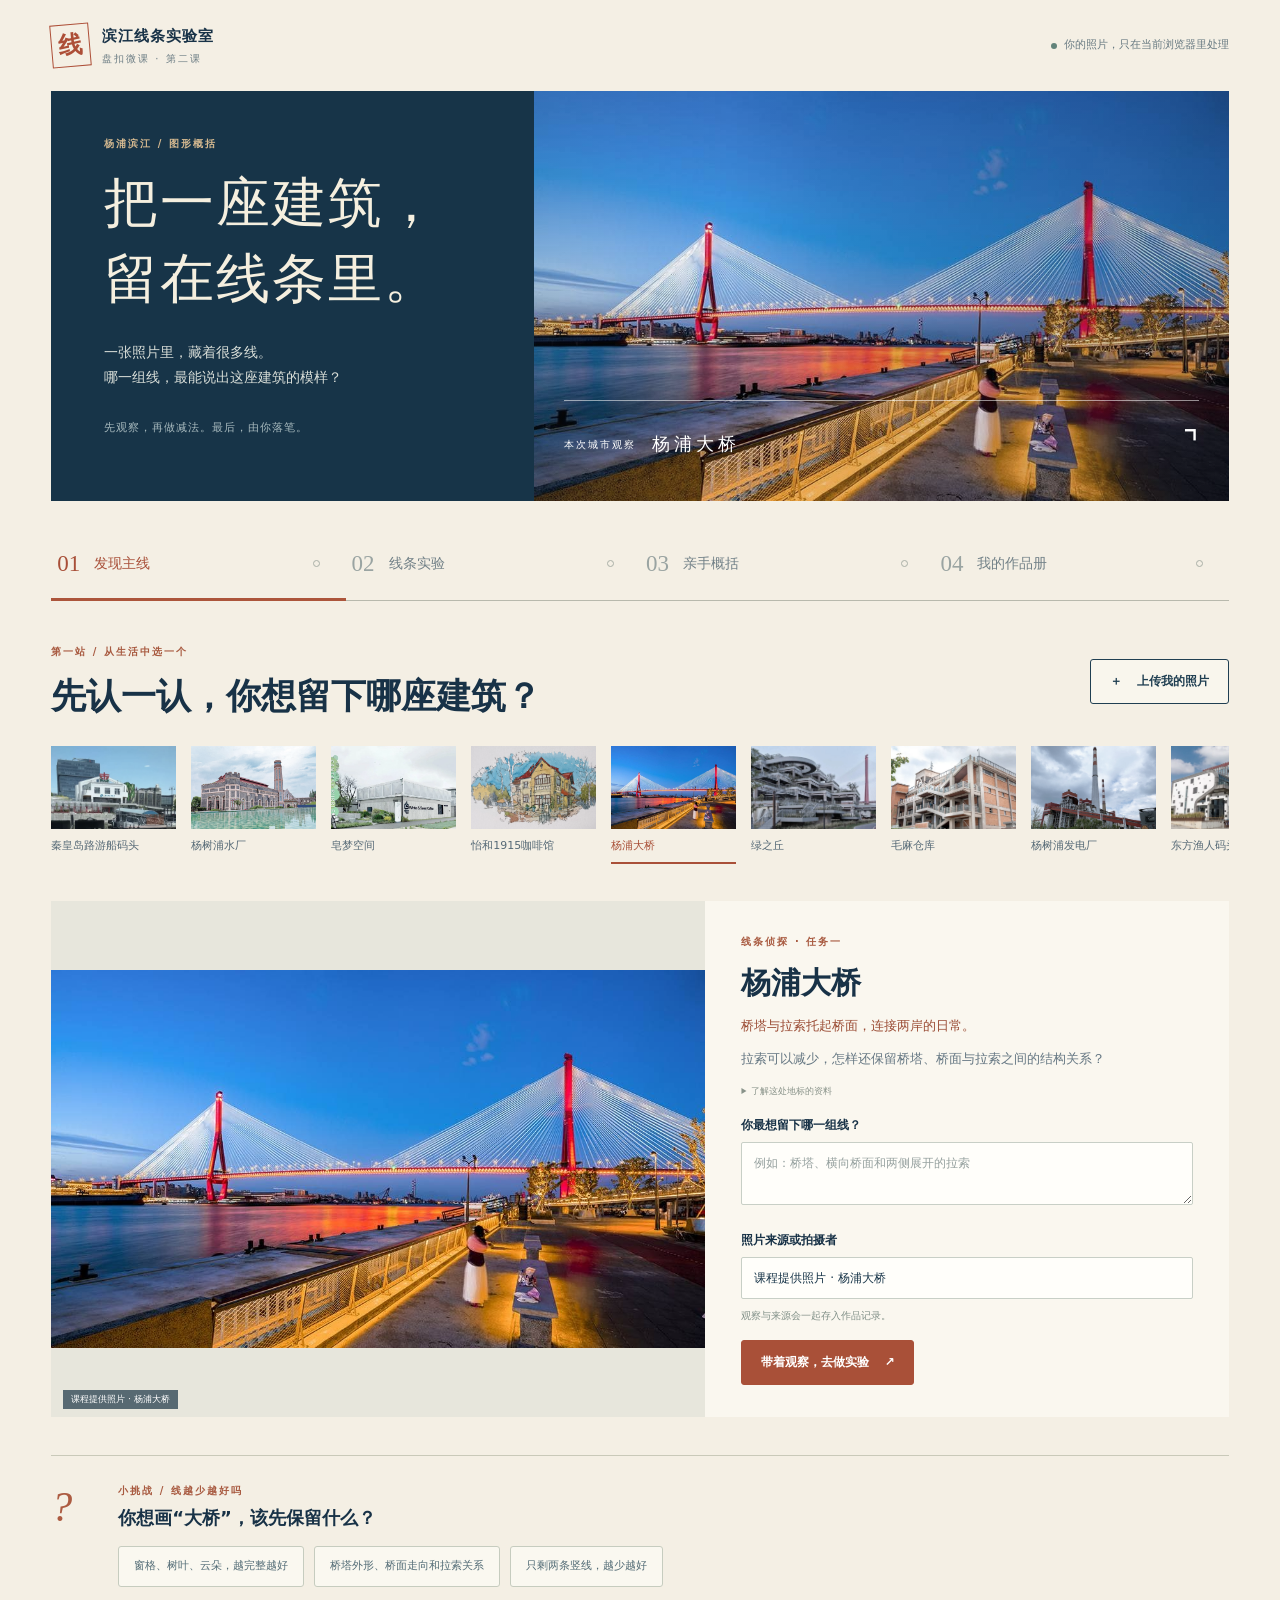
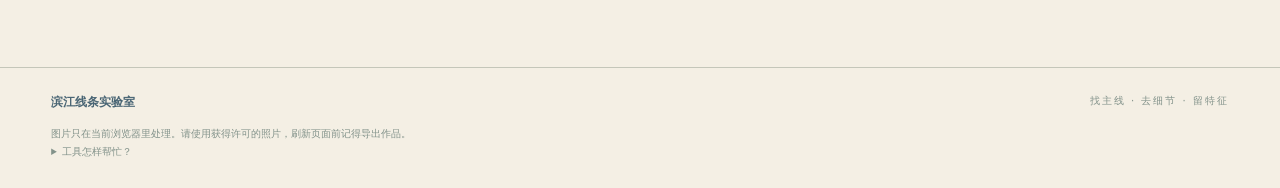
<file: index.html>
<!doctype html>
<html lang="zh-CN">
<head>
  <meta charset="UTF-8"><meta name="viewport" content="width=device-width, initial-scale=1">
  <meta name="theme-color" content="#132d43"><meta name="description" content="从杨浦滨江照片出发，在找主线、去细节、留特征的互动实验中，画出自己的建筑概括稿。照片在浏览器内处理。">
  <title>滨江线条实验室 · 盘扣微课第二课</title>
  <link rel="stylesheet" href="styles.css">
</head>
<body>
<a class="skip" href="#main">跳到学习内容</a>
<header class="masthead"><a class="brand" href="#" aria-label="滨江线条实验室首页"><span class="brand-mark" aria-hidden="true">线</span><span>滨江线条实验室<small>盘扣微课 · 第二课</small></span></a><div class="masthead-note"><span class="privacy-dot"></span>你的照片，只在当前浏览器里处理</div></header>
<main id="main">
<section class="opening" aria-labelledby="page-title"><div class="opening-copy"><p class="eyebrow">杨浦滨江 / 图形概括</p><h1 id="page-title">把一座建筑，<br>留在线条里。</h1><p class="lead">一张照片里，藏着很多线。<br>哪一组线，最能说出这座建筑的模样？</p><p class="opening-foot">先观察，再做减法。最后，由你落笔。</p></div><div class="opening-art"><img id="heroImage" src="assets/yangpu-bridge.jpg" alt="杨浦大桥的桥塔、桥面与向两侧展开的拉索"><div class="photo-caption"><span>本次城市观察</span><strong id="heroLandmark">杨浦大桥</strong><span class="frame-corner" aria-hidden="true">⌝</span></div></div></section>
<nav class="journey" aria-label="学习步骤"><button class="step is-active" data-view="observe" aria-current="step"><span>01</span>发现主线<i id="doneObserve" aria-label="尚未完成"></i></button><button class="step" data-view="experiment"><span>02</span>线条实验<i id="doneExperiment" aria-label="尚未完成"></i></button><button class="step" data-view="sketch"><span>03</span>亲手概括<i id="doneSketch" aria-label="尚未完成"></i></button><button class="step" data-view="record"><span>04</span>我的作品册<i id="doneRecord" aria-label="尚未完成"></i></button></nav>
<section class="view" id="view-observe" aria-labelledby="observeTitle">
 <div class="section-intro"><div><p class="eyebrow">第一站 / 从生活中选一个</p><h2 id="observeTitle">先认一认，你想留下哪座建筑？</h2></div><button class="button secondary upload-trigger"><span aria-hidden="true">＋</span> 上传我的照片</button></div>
 <div class="landmark-strip" id="landmarkList" aria-label="选择杨浦滨江地标"></div>
 <div class="observation-spread"><div class="observation-image"><img id="observeImage" src="assets/yangpu-bridge.jpg" alt="当前选择的建筑照片"><span class="image-credit" id="imageCredit"></span></div><div class="observation-notes"><p class="eyebrow">线条侦探 · 任务一</p><h3 id="observationName">杨浦大桥</h3><p id="cityIntro" class="city-intro">桥塔与拉索托起桥面，连接两岸的日常。</p><p id="observationHint">先找桥塔的位置，再看桥面如何延伸，最后顺着拉索的方向看一看。</p><details class="place-sources"><summary>了解这处地标的资料</summary><div id="placeSources"></div></details><label for="mainFeature">你最想留下哪一组线？</label><textarea id="mainFeature" rows="2" placeholder="例如：桥塔、横向桥面和两侧展开的拉索"></textarea><label for="photoCredit">照片来源或拍摄者</label><input id="photoCredit" maxlength="140" placeholder="记录照片来源，使用自己拍摄的照片也可以"><p class="small">观察与来源会一起存入作品记录。</p><button class="button primary" id="startExperiment">带着观察，去做实验 <span aria-hidden="true">↗</span></button></div></div>
 <div class="challenge" id="challengeObserve"><div class="challenge-number" aria-hidden="true">?</div><div class="challenge-content"><p class="eyebrow">小挑战 / 线越少越好吗</p><h3>你想画“大桥”，该先保留什么？</h3><div class="answer-options"><button data-quiz="observe" data-answer="0">窗格、树叶、云朵，越完整越好</button><button data-quiz="observe" data-answer="1">桥塔外形、桥面走向和拉索关系</button><button data-quiz="observe" data-answer="2">只剩两条竖线，越少越好</button></div><p class="quiz-feedback" id="feedbackObserve" aria-live="polite"></p></div></div>
</section>
<section class="view" id="view-experiment" hidden aria-labelledby="experimentTitle">
 <div class="section-intro"><div><p class="eyebrow">第二站 / 工具提线 你来判断</p><h2 id="experimentTitle">一次只改一项，看看线条怎么变</h2><p>这是本地边缘检测实验。它能找边界，哪些值得留下，由你决定。</p></div><button class="text-button" id="changeSubject">换一张照片</button></div>
 <div class="studio-spread"><div class="studio-photo"><div class="canvas-heading"><strong>原照片</strong><span id="sourceMeta">等待载入</span></div><img id="sourceImage" alt="用于核对建筑的原照片"><p class="small">对照原图，记住轮廓、比例和结构关系。</p></div><div class="studio-result"><div class="canvas-heading"><strong id="resultHeading">提取后的底稿</strong><span id="resultMeta">点击生成开始</span></div><div class="result-stage"><canvas id="resultCanvas" aria-label="当前生成的线稿结果"></canvas><div id="resultEmpty"><span aria-hidden="true">⌁</span><p>让照片里的线条浮现出来</p><button class="button primary" id="generateFirst">生成线稿</button></div><span id="processing" hidden>正在提取线条…</span></div><div class="version-tabs" id="versionTabs" hidden><button id="showA" aria-pressed="true">A 底稿</button><button id="showB" aria-pressed="false">B 只改一项</button><span id="differenceLabel"></span></div></div></div>
 <div class="experiment-controls"><div class="parameter"><label for="threshold">线条阈值 <output id="thresholdVal">42</output></label><input id="threshold" type="range" min="12" max="110" value="42"><p>调高时，较弱的边缘可能减少。</p></div><div class="parameter"><label for="smooth">平滑程度 <output id="smoothVal">1</output></label><input id="smooth" type="range" min="0" max="3" value="1"><p>先减弱细小纹理，再寻找边缘。</p></div><div class="parameter"><label for="thickness">线条加粗 <output id="thicknessVal">0</output></label><input id="thickness" type="range" min="0" max="2" value="0"><p>只改变已有线的宽度，不识别主次。</p></div><div class="parameter-action"><button class="button primary" id="generateB" disabled>只改这一项，生成 B</button><button class="text-button" id="restoreA" disabled>回到 A 的参数</button></div></div>
 <p class="live-status" id="experimentStatus" role="status">先生成 A，再尝试改变一个参数。</p>
 <div class="experiment-bottom"><button class="text-button" id="setBaseline" disabled>把当前版本设为新的 A</button><div><button class="button secondary" id="downloadEdge" disabled>下载这版线稿</button><button class="button primary" id="toSketch" disabled>选这版，亲手概括 <span aria-hidden="true">↗</span></button></div></div>
 <div class="challenge"><div class="challenge-number" aria-hidden="true">?</div><div class="challenge-content"><p class="eyebrow">小挑战 / 做一轮能说明白的实验</p><h3>A 与 B 差别很大，怎样知道原因？</h3><div class="answer-options"><button data-quiz="experiment" data-answer="0">同时调三个数，看起来更快</button><button data-quiz="experiment" data-answer="1">固定其他设置，一次只改一项</button></div><p class="quiz-feedback" id="feedbackExperiment" aria-live="polite"></p></div></div>
</section>
<section class="view" id="view-sketch" hidden aria-labelledby="sketchTitle">
 <div class="section-intro"><div><p class="eyebrow">第三站 / 让取舍留下痕迹</p><h2 id="sketchTitle">工具给底稿，你来画主线</h2><p>保留建筑的主要轮廓，减少干扰和重复，再对照照片检查。</p></div><button class="text-button" id="backToExperiment">返回线条实验</button></div>
 <div id="sketchLocked" class="empty-workspace"><strong>先带一张底稿过来</strong><p>到线条实验生成结果，再点击“选这版，亲手概括”。</p><button class="button primary" data-go="experiment">去做线条实验</button></div>
 <div id="sketchWorkspace" hidden>
 <div class="sketch-toolbar" aria-label="绘画工具"><div class="segmented"><button id="penTool" aria-pressed="true">画笔 <kbd>P</kbd></button><button id="eraseTool" aria-pressed="false">橡皮 <kbd>E</kbd></button></div><label for="brushSize">笔触 <input id="brushSize" type="range" min="2" max="28" value="4"><output id="brushSizeVal">4</output></label><button class="text-button" id="undo">撤销</button><button class="text-button" id="clearDrawing">清空笔迹</button><label class="guide-toggle"><input type="checkbox" id="showGuide" checked> 显示淡底稿</label></div>
 <div class="sketch-stage"><canvas id="sketchCanvas" aria-label="手绘概括画布，可使用鼠标、触摸笔或手指画图"></canvas><img id="sketchReference" alt="原建筑照片参考"><button class="photo-peek" id="peekPhoto" aria-pressed="false">按一下，对照原照片</button></div>
 <div class="sketch-foot"><p id="sketchStatus" role="status">用画笔留下自己的线，橡皮只擦除自己的笔迹。</p><div><button class="button secondary" id="downloadSketch">下载手绘概括 PNG</button><button class="button primary" id="finishSketch">带着概括稿，去写说明 <span aria-hidden="true">↗</span></button></div></div>
 <div class="method-line"><span><b>找主线</b>整体轮廓和主要结构</span><span><b>去细节</b>干扰与重复线条</span><span><b>留特征</b>比例、方向和相互关系</span></div>
 </div>
 <div class="challenge"><div class="challenge-number" aria-hidden="true">?</div><div class="challenge-content"><p class="eyebrow">小挑战 / 有些细线不能随便删</p><h3>拉索那么细，可以全部删掉吗？</h3><div class="answer-options"><button data-quiz="sketch" data-answer="0">可以，细线都是细节</button><button data-quiz="sketch" data-answer="1">可减少重复，但要保留方向与分布</button></div><p class="quiz-feedback" id="feedbackSketch" aria-live="polite"></p></div></div>
</section>
<section class="view" id="view-record" hidden aria-labelledby="recordTitle">
 <div class="section-intro"><div><p class="eyebrow">第四站 / 我眼中的人民城市</p><h2 id="recordTitle">一幅概括稿，一句自己的话</h2><p>把你的选择保存下来。第四课，让建筑与玉兰在海报里相遇。</p></div></div>
 <div class="record-spread"><div class="record-preview"><canvas id="recordCanvas" aria-label="手绘概括稿预览"></canvas><p id="recordEmpty">完成手绘后，你的线条会出现在这里。</p></div><div class="record-writing"><label for="workTitle">作品名称</label><input id="workTitle" maxlength="32" placeholder="例如：连接两岸的杨浦大桥"><label for="keptLines">我留下了什么，为什么？</label><textarea id="keptLines" rows="2" maxlength="160" placeholder="留下桥塔外形和拉索的分布，让桥的样子清楚。"></textarea><label for="removedLines">我删去了什么？</label><textarea id="removedLines" rows="2" maxlength="160" placeholder="删去树木、行人，减少重复拉索，让主线更舒展。"></textarea><label for="cityStory">它让我想到怎样的城市生活？</label><textarea id="cityStory" rows="2" maxlength="160" placeholder="例如：人们往来两岸的日常。"></textarea><div class="record-checks"><label><input type="checkbox" id="checkIdentity"> 我对照照片检查了轮廓与比例</label><label><input type="checkbox" id="checkSpace"> 我的线条之间留出了合适的空隙</label></div><button class="button primary" id="downloadRecord">保存我的观察记录 PNG <span aria-hidden="true">↓</span></button><p id="recordStatus" class="small" role="status">记录包含原照片、提取底稿、手绘稿、参数与取舍说明。</p></div></div>
</section>
<input type="file" id="photoUpload" accept="image/jpeg,image/png,image/webp" hidden>
<div class="toast" id="toast" role="status" hidden></div>
</main>
<footer><div><strong>滨江线条实验室</strong><span>找主线 · 去细节 · 留特征</span></div><p>图片只在当前浏览器里处理。请使用获得许可的照片，刷新页面前记得导出作品。</p><details><summary>工具怎样帮忙？</summary><p>本页使用本地 Canny 风格边缘检测提取线条，不运行 ControlNet 或云端 AI，也不自动识别建筑。工具提取边缘，你来决定怎样概括。</p><p>支持 JPG、PNG、WEBP，单张不超过 15 MB；处理最长边 1200 像素。课程参考图的地标名称沿用原课件，其中怡和1915使用插画参考。所有上传图片、生成线稿和笔迹均只保留在当前页面内。</p></details></footer>
<script type="module" src="app.js"></script>
</body></html>
</file>
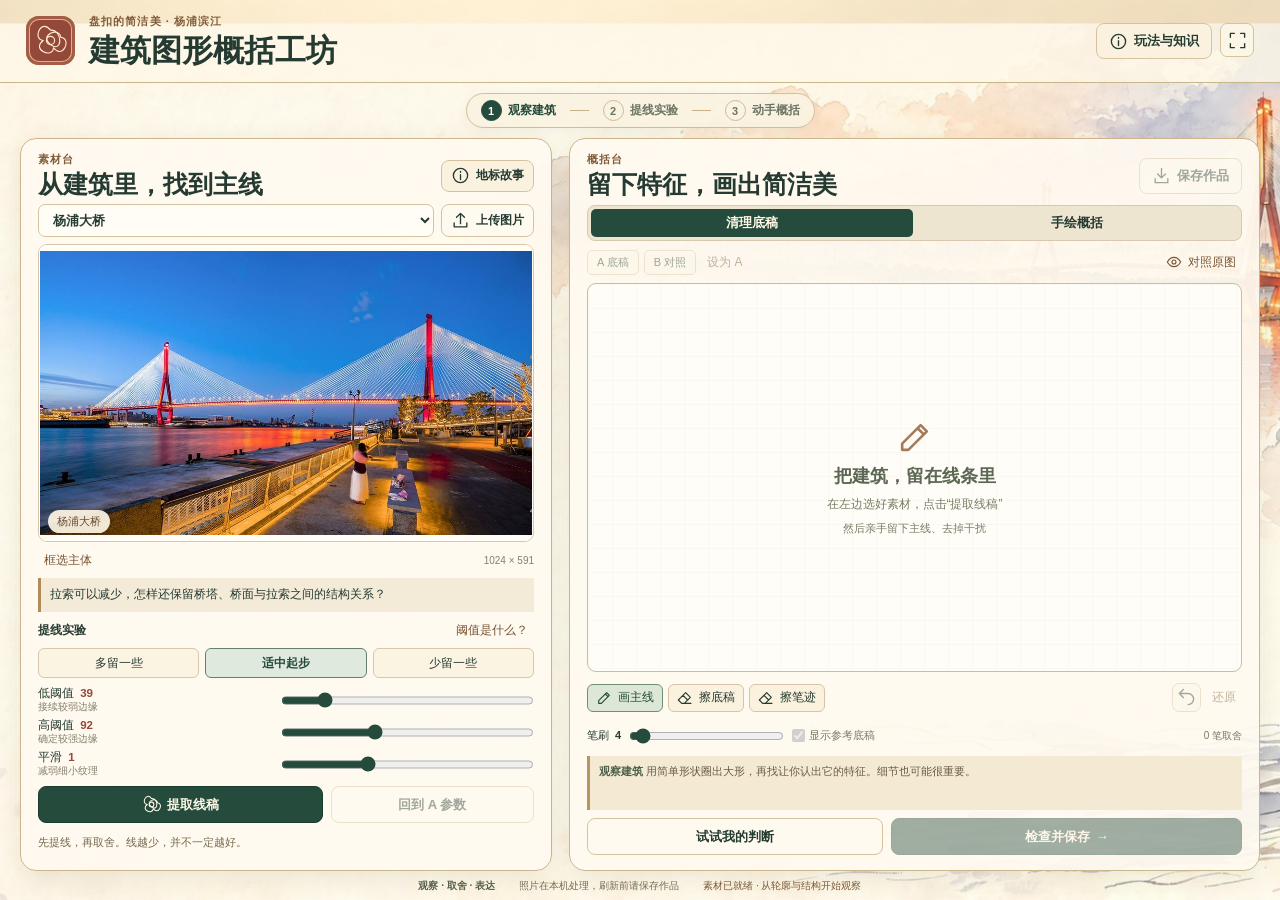
<file: workshop/index.html>
<!doctype html>
<html lang="zh-CN">
<head><meta charset="UTF-8"><meta name="viewport" content="width=device-width,initial-scale=1,viewport-fit=cover"><meta name="theme-color" content="#fffaf0"><meta name="description" content="从杨浦滨江建筑出发，观察轮廓、比较提线、亲手取舍，创作简洁而有特点的建筑图形。"><title>建筑图形概括工坊</title><link rel="stylesheet" href="styles.css"></head>
<body>
<svg class="symbols" aria-hidden="true"><defs>
<symbol id="i-flower" viewBox="0 0 32 32"><path d="M16 6c-9-12-18 9-7 10-12 9 9 18 10 7 9 12 18-9 7-10C25 2 4 11 16 20c12 9 12-15 0-14Z"/><circle cx="16" cy="16" r="4"/></symbol>
<symbol id="i-upload" viewBox="0 0 24 24"><path d="M12 16V3m-5 5 5-5 5 5M4 15v5h16v-5"/></symbol>
<symbol id="i-crop" viewBox="0 0 24 24"><path d="M7 3v14h14M3 7h14v14M19 5l-2 2M5 19l2-2"/></symbol>
<symbol id="i-pen" viewBox="0 0 24 24"><path d="m4 16 12-12 4 4L8 20H4Zm10-10 4 4"/></symbol>
<symbol id="i-eraser" viewBox="0 0 24 24"><path d="m4 13 9-9 7 7-9 9H7l-5-5Zm5-5 7 7m-5 5h10"/></symbol>
<symbol id="i-undo" viewBox="0 0 24 24"><path d="M8 5 3 10l5 5m-5-5h11a7 7 0 0 1 0 14" transform="translate(0 -3)"/></symbol>
<symbol id="i-eye" viewBox="0 0 24 24"><path d="M2 12s4-7 10-7 10 7 10 7-4 7-10 7S2 12 2 12Z"/><circle cx="12" cy="12" r="3"/></symbol>
<symbol id="i-save" viewBox="0 0 24 24"><path d="M12 3v12m-5-5 5 5 5-5M4 16v5h16v-5"/></symbol>
<symbol id="i-info" viewBox="0 0 24 24"><circle cx="12" cy="12" r="9"/><path d="M12 11v6m0-10v1"/></symbol>
<symbol id="i-full" viewBox="0 0 24 24"><path d="M8 3H3v5m13-5h5v5M3 16v5h5m13-5v5h-5"/></symbol>
<symbol id="i-reset" viewBox="0 0 24 24"><path d="M4 9a8 8 0 1 1 1 10M4 3v6h6"/></symbol>
<symbol id="i-check" viewBox="0 0 24 24"><path d="m4 12 5 5L20 6"/></symbol>
<symbol id="i-close" viewBox="0 0 24 24"><path d="m5 5 14 14M5 19 19 5"/></symbol>
</defs></svg>
<header class="mast"><div class="brand"><span class="seal"><svg><use href="#i-flower"/></svg></span><div><p class="kicker">盘扣的简洁美 · 杨浦滨江</p><h1>建筑图形概括工坊</h1></div></div><div class="mast-actions"><button class="quiet" id="help"><svg><use href="#i-info"/></svg><span>玩法与知识</span></button><button class="icon-button" id="fullscreen" aria-label="全屏工坊" title="全屏工坊"><svg><use href="#i-full"/></svg></button></div></header>
<main>
<nav class="journey" aria-label="创作步骤"><button data-step="1" class="current"><b>1</b>观察建筑</button><i></i><button data-step="2"><b>2</b>提线实验</button><i></i><button data-step="3"><b>3</b>动手概括</button></nav>
<div class="mobile-switch" aria-label="切换工作台"><button data-pane="source" aria-pressed="true">素材与实验</button><button data-pane="drawing" aria-pressed="false">我的概括画板</button></div>
<div class="desk" data-pane="source">
<section class="paper source-panel" aria-labelledby="sourceTitle">
 <div class="section-head"><div><p class="eyebrow">素材台</p><h2 id="sourceTitle">从建筑里，找到主线</h2></div><button class="quiet compact" id="placeInfo" title="建筑介绍与资料"><svg><use href="#i-info"/></svg><span>地标故事</span></button></div>
 <div class="source-tools"><label class="select-wrap"><span class="sr-only">选择建筑</span><select id="landmarkSelect" aria-label="选择杨浦滨江建筑"></select></label><button class="outline compact" id="upload"><svg><use href="#i-upload"/></svg>上传图片</button><input type="file" id="photoUpload" accept="image/png,image/jpeg,image/webp" hidden></div>
 <div class="photo-wrap" id="photoStage"><canvas id="photoCanvas" aria-label="建筑原图，开启取景后可拖选主体"></canvas><div class="crop-shade" id="cropHint" hidden>拖出一个方框，只留下本次要表现的建筑</div><span class="photo-label" id="photoLabel">杨浦大桥</span><div class="drop-hint" id="dropHint" hidden>松开，载入你的建筑照片</div></div>
 <div class="photo-tools"><div><button class="text-button" id="crop"><svg><use href="#i-crop"/></svg>框选主体</button><button class="text-button" id="applyCrop" hidden>应用取景</button><button class="text-button" id="resetCrop" hidden>恢复全图</button></div><span id="sourceSize"></span></div>
 <p class="feature" id="featureHint">先看桥塔，再看桥面与拉索的关系。</p>
 <div class="experiment-head"><b>提线实验</b><button class="text-button" id="thresholdHelp">阈值是什么？</button></div>
 <div class="presets" aria-label="提线预设"><button data-preset="sensitive">多留一些</button><button data-preset="middle" class="active">适中起步</button><button data-preset="strict">少留一些</button></div>
 <div class="parameters"><label for="low">低阈值 <output id="lowVal">39</output><span>接续较弱边缘</span></label><input type="range" id="low" min="0" max="255" value="39"><label for="high">高阈值 <output id="highVal">92</output><span>确定较强边缘</span></label><input type="range" id="high" min="0" max="255" value="92"><label for="smooth">平滑 <output id="smoothVal">1</output><span>减弱细小纹理</span></label><input type="range" id="smooth" min="0" max="3" value="1"></div>
 <div class="generate-row"><button class="primary" id="generate"><svg><use href="#i-flower"/></svg><span id="generateLabel">提取线稿</span></button><button class="outline" id="restoreParams" title="恢复当前A版本使用的参数">回到 A 参数</button></div>
 <p class="parameter-tip" id="parameterTip" role="status">先提线，再取舍。线越少，并不一定越好。</p>
</section>
<section class="paper drawing-panel" aria-labelledby="drawingTitle">
 <div class="section-head"><div><p class="eyebrow">概括台</p><h2 id="drawingTitle">留下特征，画出简洁美</h2></div><button class="outline" id="save"><svg><use href="#i-save"/></svg>保存作品</button></div>
 <div class="segments"><button data-mode="clean" aria-pressed="true">清理底稿</button><button data-mode="sketch" aria-pressed="false">手绘概括</button></div>
 <div class="canvas-head"><div class="version-tabs"><button id="showA" aria-pressed="true" disabled>A 底稿</button><button id="showB" aria-pressed="false" disabled>B 对照</button><button class="text-button" id="setA" disabled>设为 A</button></div><button class="text-button peek" id="peek" aria-pressed="false"><svg><use href="#i-eye"/></svg>对照原图</button></div>
 <div class="drawing-stage" id="drawingStage"><canvas id="drawingCanvas" aria-label="概括画板，可画主线、擦底稿或擦自己的笔迹" tabindex="0"></canvas><div class="drawing-empty" id="drawingEmpty"><svg><use href="#i-pen"/></svg><b>把建筑，留在线条里</b><p>在左边选好素材，点击“提取线稿”</p><span>然后亲手留下主线、去掉干扰</span></div><div class="busy" id="busy" hidden><span></span>正在寻找照片中的边缘…</div><span class="stage-badge" id="stageBadge" hidden>清理底稿 · 橡皮可直接去掉杂线</span></div>
 <div class="tooltray"><div class="tools"><button data-tool="pen" aria-pressed="true" title="画主线"><svg><use href="#i-pen"/></svg><span>画主线</span></button><button data-tool="baseErase" aria-pressed="false" title="直接擦掉提取底稿中的线"><svg><use href="#i-eraser"/></svg><span>擦底稿</span></button><button data-tool="inkErase" aria-pressed="false" title="擦掉自己画的笔迹"><svg><use href="#i-eraser"/></svg><span>擦笔迹</span></button></div><div class="edit-actions"><button class="icon-button" id="undo" aria-label="撤销上一笔" title="撤销上一笔" disabled><svg><use href="#i-undo"/></svg></button><button class="text-button" id="resetDrawing" disabled>还原</button></div></div>
 <div class="brush-row"><label for="brushSize">笔刷 <output id="brushVal">4</output></label><input type="range" id="brushSize" min="2" max="48" value="4"><label class="guide-toggle"><input type="checkbox" id="showGuide" checked>显示参考底稿</label><span id="strokeCount">0 笔取舍</span></div>
 <p class="studio-tip" id="studioTip"><b>找主线</b> 抓住轮廓和主要结构；<b>去细节</b> 减少干扰与重复；<b>留特征</b> 对照照片检查。</p>
 <div class="bottom-actions"><button class="outline" id="challenge">试试我的判断</button><button class="primary" id="finish">检查并保存 <span aria-hidden="true">→</span></button></div>
</section>
</div>
</main>
<footer><span>观察 · 取舍 · 表达</span><span>照片在本机处理，刷新前请保存作品</span><span id="appStatus" role="status">正在准备建筑素材…</span></footer>
<dialog id="modal"><div class="modal-head"><h2 id="modalTitle"></h2><button class="icon-button" id="closeModal" aria-label="关闭弹窗"><svg><use href="#i-close"/></svg></button></div><div id="modalBody"></div></dialog>
<div id="toast" role="status" hidden></div>
<script type="module" src="app.js"></script>
</body></html>
</file>
<file: styles.css>
@font-face{font-family:system;src:local('Microsoft YaHei')}*{box-sizing:border-box}html{scroll-behavior:smooth}body{margin:0;color:#183247;background:#f4efe4;font-family:system-ui,'Microsoft YaHei',sans-serif;font-size:15px;line-height:1.7}button,input,textarea{font:inherit}button,a,input,textarea{outline-offset:5px}button:focus-visible,a:focus-visible,input:focus-visible,textarea:focus-visible{outline:3px solid #c26843}button{cursor:pointer}button:disabled{cursor:not-allowed;opacity:.42}button{transition:background .18s,transform .18s,color .18s}button:active:not(:disabled){transform:translateY(1px)}button[hidden],[hidden]{display:none!important}a{color:inherit;text-decoration:none}img{max-width:100%}h1,h2,h3,p{margin:0}h1,h2,h3{line-height:1.35}h2{font-family:'Noto Serif CJK SC','Songti SC',SimSun,serif;font-size:clamp(24px,2.7vw,36px);font-weight:700}h3{font-size:22px}p{line-height:1.8}.skip{position:fixed;left:12px;top:-70px;background:#fff;padding:10px;z-index:20}.skip:focus{top:12px}.masthead{max-width:1440px;padding:24px 4%;margin:auto;display:flex;align-items:center;justify-content:space-between}.brand{display:flex;gap:12px;align-items:center;font-weight:750;letter-spacing:1px}.brand small{display:block;font-size:10px;color:#6d7e85;letter-spacing:2px;font-weight:500}.brand-mark{border:1px solid #ad4e37;color:#ad4e37;display:grid;place-items:center;width:39px;height:43px;font-family:SimSun,serif;font-size:24px;transform:rotate(-5deg)}.masthead-note{font-size:11px;color:#687a82;display:flex;gap:7px;align-items:center}.privacy-dot{width:6px;height:6px;background:#62837a;border-radius:50%}main{max-width:1440px;margin:auto;padding:0 4%}.opening{display:grid;grid-template-columns:.82fr 1.18fr;background:#173448;color:#f5efdf;min-height:410px;position:relative}.opening-copy{padding:44px 8% 36px 11%;position:relative;z-index:1}.eyebrow{font-size:10px;letter-spacing:2px;font-weight:650;color:#a85a40;margin-bottom:12px}.opening .eyebrow{color:#d5b990}.opening h1{font-family:'Songti SC',SimSun,serif;font-size:clamp(34px,4.2vw,59px);font-weight:500;letter-spacing:2px;line-height:1.42;margin:10px 0 22px}.lead{color:#dadfd9;font-size:14px}.opening-foot{font-size:11px;color:#a7b9bd;margin-top:28px;letter-spacing:1px}.opening-art{position:relative;min-height:410px;overflow:hidden}.opening-art>img{width:100%;height:100%;object-fit:cover;position:absolute;inset:0;filter:saturate(.85)}.opening-art:after{content:'';position:absolute;inset:0;background:linear-gradient(90deg,#17344822,transparent 28%,#071a2d33)}.photo-caption{position:absolute;bottom:28px;left:30px;right:30px;color:#fff;z-index:1;display:flex;align-items:center;gap:16px;border-top:1px solid #fff8;padding-top:14px}.photo-caption>span:first-child{font-size:10px;letter-spacing:2px}.photo-caption strong{font-weight:500;font-size:18px;letter-spacing:4px}.frame-corner{margin-left:auto;font-size:34px}.journey{display:grid;grid-template-columns:repeat(4,1fr);margin:28px 0 42px;border-bottom:1px solid #b8b9ad}.step{border:0;background:none;padding:15px 6px 17px;display:flex;align-items:center;gap:14px;position:relative;color:#718087;font-size:14px;text-align:left}.step>span{font-family:Georgia,serif;font-size:23px;color:#9aa4a2}.step.is-active{color:#a84f38}.step.is-active:after{content:'';position:absolute;bottom:-1px;left:0;right:0;height:3px;background:#ac553b}.step.is-active>span{color:#a84f38}.step i{margin-left:auto;width:7px;height:7px;border-radius:50%;border:1px solid #aab0a7;margin-right:20px}.step i.done{background:#64816e;border-color:#64816e}.section-intro{display:flex;justify-content:space-between;align-items:center;gap:20px;margin:0 0 26px}.section-intro p:not(.eyebrow){font-size:13px;color:#61717a;margin-top:9px}.button{display:inline-flex;align-items:center;justify-content:center;gap:15px;padding:11px 19px;border-radius:3px;border:1px solid #203f52;background:none;font-size:12px;font-weight:650;white-space:nowrap}.primary{background:#a95038;border-color:#a95038;color:#fff}.primary:hover:not(:disabled){background:#8d402c}.secondary{background:#f9f6ed;color:#203f52}.secondary:hover:not(:disabled){background:#e6e4d7}.text-button{background:none;border:0;border-bottom:1px solid currentColor;color:#677b83;padding:3px 0;font-size:11px}.text-button:hover{color:#a95038}.landmark-strip{display:flex;gap:15px;overflow-x:auto;padding-bottom:13px;margin-bottom:26px;scrollbar-width:thin;scrollbar-color:#b4b9aa transparent}.landmark-card{flex:0 0 125px;border:0;padding:0 0 7px;background:none;text-align:left;position:relative;color:#556976;font-size:11px}.landmark-card img{display:block;width:125px;height:83px;object-fit:cover;filter:saturate(.6);margin-bottom:8px}.landmark-card.is-selected{color:#a95038;box-shadow:0 2px 0 #a95038}.landmark-card.is-selected img{filter:none}.landmark-card:hover img{filter:none}.observation-spread{display:grid;grid-template-columns:1.25fr 1fr;background:#faf7ef}.observation-image{position:relative;min-height:310px;background:#e7e6dc;display:flex;align-items:center}.observation-image>img{display:block;width:100%;max-height:430px;object-fit:contain}.image-credit{position:absolute;bottom:8px;left:12px;font-size:9px;background:#102c3eaa;color:#fff;padding:2px 8px;max-width:93%}.observation-notes{padding:32px 36px}.observation-notes h3{font-family:SimSun,serif;font-size:30px;margin-bottom:10px}.observation-notes>p:not(.eyebrow){font-size:13px;color:#657783;margin-bottom:18px}.observation-notes label,.record-writing>label{display:block;font-size:12px;font-weight:700;margin:16px 0 7px}textarea,input[type=text],input:not([type]){width:100%;border:1px solid #c8cfc6;background:#fffefa;color:#173448;padding:10px 12px;font-size:12px;border-radius:2px;resize:vertical}textarea::placeholder,input::placeholder{color:#96a19f}.small{font-size:10px!important;color:#819088!important;margin:8px 0!important}.observation-notes .button{margin-top:7px}.challenge{display:flex;gap:25px;margin:38px 0 48px;border-top:1px solid #c9c9b9;padding-top:26px}.challenge-number{flex:0 0 42px;font-family:Georgia,serif;font-size:42px;font-style:italic;color:#ac5b41;line-height:1.2}.challenge-content{flex:1}.challenge .eyebrow{margin-bottom:6px}.challenge h3{font-size:18px;font-weight:600}.answer-options{display:flex;flex-wrap:wrap;gap:10px;margin-top:16px}.answer-options button{background:#faf8f0;border:1px solid #c6ccbf;padding:10px 15px;font-size:11px;color:#536c76;border-radius:3px}.answer-options button:hover{background:#e7e9dc}.answer-options button.correct{background:#e1e9de;border-color:#6a8975;color:#3c6554}.answer-options button.incorrect{border-color:#b66a52;background:#f2e3db;color:#984e3d}.quiz-feedback{font-size:11px;margin-top:12px;color:#456957;min-height:20px;max-width:780px}.quiz-feedback.retry{color:#a45a40}.studio-spread{display:grid;grid-template-columns:1fr 1fr;gap:26px}.canvas-heading{display:flex;justify-content:space-between;font-size:12px;border-bottom:1px solid #bfc6ba;padding:0 0 10px;margin-bottom:12px}.canvas-heading span{font-size:10px;color:#89928a}.studio-photo>img{width:100%;height:310px;object-fit:contain;background:#e6e7df;display:block}.result-stage{height:310px;background:#fff;display:flex;align-items:center;justify-content:center;position:relative;overflow:hidden}.result-stage canvas{width:100%;height:100%;object-fit:contain}.result-stage canvas:not(.has-result){display:none}.result-stage #resultEmpty{text-align:center;color:#82918c;font-size:12px}.result-stage #resultEmpty>span{font-size:55px;display:block;line-height:1}.result-stage #resultEmpty .button{margin-top:20px}.result-stage #processing{position:absolute;inset:0;background:#f6f3e9e8;display:grid;place-items:center;color:#a95038;font-size:15px}.version-tabs{display:flex;gap:8px;align-items:center;margin-top:10px}.version-tabs button{border:1px solid #c6cbbf;background:#f5f1e6;color:#617783;padding:5px 13px;font-size:10px}.version-tabs button[aria-pressed=true]{background:#193b4e;color:#fff;border-color:#193b4e}.version-tabs span{font-size:10px;color:#8c6d5e;margin-left:auto}.experiment-controls{border-top:1px solid #b9c2b8;border-bottom:1px solid #b9c2b8;display:grid;grid-template-columns:1fr 1fr 1fr auto;gap:28px;padding:22px 0;margin-top:28px}.parameter label{display:flex;justify-content:space-between;font-size:12px;font-weight:650}.parameter output{font-family:Georgia,serif;font-size:16px;color:#ac553b}.parameter input{width:100%;accent-color:#a95038;margin:14px 0 4px}.parameter p{font-size:10px;color:#809080}.parameter-action{display:flex;flex-direction:column;align-items:center;justify-content:center;gap:8px}.live-status{font-size:11px;color:#789183;margin-top:10px;min-height:21px}.live-status.error{color:#a95038}.experiment-bottom{display:flex;justify-content:space-between;gap:15px;align-items:center;margin-top:20px}.experiment-bottom>div{display:flex;gap:10px}.empty-workspace{padding:65px 20px;text-align:center;border:1px dashed #b7c4b7;color:#718277;background:#f9f6ee}.empty-workspace strong{font-size:22px;display:block;color:#254656}.empty-workspace p{font-size:12px;margin:15px 0}.sketch-toolbar{display:flex;align-items:center;gap:24px;flex-wrap:wrap;border-top:1px solid #bcc5b8;border-bottom:1px solid #bcc5b8;padding:15px 0;font-size:11px}.segmented{display:flex}.segmented button{background:#f6f2e8;border:1px solid #aebdb2;padding:7px 13px;color:#536b75;font-size:11px}.segmented button[aria-pressed=true]{background:#193b4e;color:#fff}.segmented kbd{font-size:9px;margin-left:10px;opacity:.5}.sketch-toolbar label{display:flex;gap:8px;align-items:center}.sketch-toolbar input[type=range]{width:90px;accent-color:#a95038}.guide-toggle{margin-left:auto}.guide-toggle input,.record-checks input{accent-color:#a95038}.sketch-stage{position:relative;margin-top:20px;background:#fff;min-height:300px;display:grid;place-items:center;border:1px solid #d4d8cb;overflow:hidden}.sketch-stage canvas{max-width:100%;max-height:600px;display:block;touch-action:none;cursor:crosshair}.sketch-stage>img{position:absolute;inset:0;width:100%;height:100%;object-fit:contain;background:#fff;display:none;pointer-events:none}.sketch-stage.peeking>img{display:block}.photo-peek{position:absolute;bottom:12px;right:12px;padding:7px 11px;font-size:10px;background:#f5f1e8f0;border:1px solid #aabdb2;color:#446472}.photo-peek[aria-pressed=true]{background:#173448;color:#fff}.sketch-foot{display:flex;justify-content:space-between;align-items:center;gap:20px;margin-top:14px}.sketch-foot p{font-size:11px;color:#799184}.sketch-foot>div{display:flex;gap:10px}.method-line{display:flex;justify-content:space-between;border-top:1px solid #bcc5b8;border-bottom:1px solid #bcc5b8;margin-top:30px;padding:19px 0;gap:20px;font-size:11px;color:#7b8d82}.method-line b{color:#a95038;font-size:14px;margin-right:15px}.record-spread{display:grid;grid-template-columns:1.1fr 1fr;gap:45px;margin:30px 0 50px}.record-preview{background:#fffcf4;min-height:420px;display:grid;place-items:center;position:relative;align-self:start;padding:20px;box-shadow:0 12px 30px #17344808}.record-preview canvas{width:100%;height:auto}.record-preview>p{position:absolute;text-align:center;color:#91a095;font-size:12px;left:20px;right:20px}.record-writing label:first-child{margin-top:0}.record-writing textarea{font-size:12px}.record-checks{margin:16px 0 22px;font-size:11px;color:#718273}.record-checks label{display:block;margin:7px 0}.record-checks input{margin-right:8px}.record-writing .button{width:100%}.toast{position:fixed;bottom:28px;left:50%;transform:translateX(-50%);max-width:92%;background:#183d4ef2;color:#fff;padding:12px 22px;font-size:12px;border-radius:3px;z-index:10;box-shadow:0 8px 25px #0002}footer{max-width:1440px;margin:30px auto 0;padding:24px 4% 28px;border-top:1px solid #c4c6b9;color:#82928a;font-size:10px}footer>div{display:flex;justify-content:space-between;margin-bottom:13px}footer strong{color:#496574;font-size:12px;font-weight:650}footer p{max-width:850px;margin-top:4px}footer span{letter-spacing:2px}@media(min-width:1450px){.opening{min-height:450px}.opening-art{min-height:450px}}@media(max-width:900px){.opening-copy{padding:35px 9%}.opening h1{font-size:40px}.opening{grid-template-columns:1fr 1fr;min-height:360px}.opening-art{min-height:360px}.masthead{padding-top:18px;padding-bottom:18px}.masthead-note{font-size:9px}.observation-notes{padding:24px}.studio-photo>img,.result-stage{height:260px}.experiment-controls{grid-template-columns:1fr 1fr 1fr;gap:22px}.parameter-action{grid-column:1/-1;flex-direction:row;justify-content:flex-end}.record-spread{gap:25px}.sketch-foot{align-items:flex-start;flex-direction:column}.sketch-foot>div{width:100%;justify-content:flex-end}.sketch-toolbar{gap:15px}.method-line{font-size:10px}.method-line b{display:block}}@media(max-width:620px){body{font-size:14px}.masthead-note{display:none}.brand{font-size:13px}.brand small{font-size:8px}.brand-mark{width:31px;height:34px;font-size:20px}.opening{display:flex;flex-direction:column;min-height:0}.opening-copy{padding:26px 7% 25px}.opening h1{font-size:38px;margin:8px 0 14px}.opening h1 br{display:none}.opening .lead{font-size:12px}.opening .lead br{display:none}.opening-foot{margin-top:14px;font-size:10px}.opening-art{min-height:210px}.photo-caption{bottom:18px;left:22px;right:22px;padding-top:9px}.photo-caption strong{font-size:15px}.journey{margin:16px 0 28px}.step{font-size:10px;display:block;text-align:center;padding:10px 1px}.step>span{display:block;font-size:20px}.step i{position:absolute;right:0;top:14px;margin:0;width:5px;height:5px}.section-intro{align-items:flex-start;gap:14px;flex-direction:column;margin-bottom:20px}h2{font-size:25px}.section-intro .button{padding:8px 12px;font-size:10px}.eyebrow{font-size:9px;margin-bottom:8px}.landmark-card{flex-basis:105px}.landmark-card img{width:105px;height:70px}.landmark-strip{gap:12px;margin-bottom:20px}.observation-spread{grid-template-columns:1fr}.observation-image{min-height:220px}.observation-image>img{max-height:280px}.observation-notes{padding:25px}.observation-notes h3{font-size:27px}.challenge{gap:14px;margin:28px 0 35px}.challenge-number{flex-basis:25px;font-size:32px}.challenge h3{font-size:16px}.answer-options{display:grid;gap:8px}.answer-options button{text-align:left;font-size:11px;padding:10px 12px}.studio-spread{grid-template-columns:1fr;gap:20px}.studio-photo>img{height:200px}.studio-photo .small{display:none}.result-stage{height:245px}.experiment-controls{grid-template-columns:1fr;gap:18px;padding:20px 0;margin-top:20px}.parameter{display:grid;grid-template-columns:100px 1fr;gap:4px 18px;align-items:center}.parameter p{grid-column:2}.parameter label{font-size:11px}.parameter input{margin:5px 0}.parameter-action{justify-content:space-between;gap:16px}.parameter-action .button{font-size:11px}.experiment-bottom{align-items:flex-start;flex-direction:column;gap:18px}.experiment-bottom>div{width:100%;justify-content:space-between}.button{padding:10px 13px;font-size:11px}.sketch-toolbar{gap:12px;font-size:10px}.sketch-toolbar label{font-size:10px}.sketch-toolbar input[type=range]{width:70px}.guide-toggle{margin-left:0}.sketch-stage{min-height:220px}.sketch-foot>div{flex-wrap:wrap;justify-content:space-between}.method-line{gap:8px;font-size:9px;padding:12px 0}.method-line b{font-size:12px;margin:0 0 4px}.record-spread{grid-template-columns:1fr;gap:24px}.record-preview{min-height:240px;padding:14px}.record-writing textarea{font-size:12px}footer{padding-top:18px}footer>div{align-items:flex-start;flex-direction:column;gap:5px}footer span{font-size:9px}.toast{width:90%;text-align:center}.opening-art>img{object-position:center 42%}}@media(prefers-reduced-motion:reduce){html{scroll-behavior:auto}button{transition:none}}

.observation-notes .city-intro{color:#9b4d36!important;font-size:13px!important;margin-bottom:10px!important}.place-sources{font-size:9px;color:#89938a;margin:-5px 0 14px}.place-sources summary{cursor:pointer}.place-sources a{display:block;text-decoration:underline;text-underline-offset:2px;margin-top:4px;color:#718878;line-height:1.6}.place-sources a:hover{color:#a95038}
</file>
<file: workshop/styles.css>
:root{--ink:#253b32;--soft:#69715f;--green:#254b3c;--paper:#fffaf0;--line:#d5c39f;--red:#93483a;--gold:#a78048;--shell:#eee5d0}*{box-sizing:border-box}html,body{margin:0;width:100%;height:100%;overflow:hidden}body{height:100dvh;display:grid;grid-template-rows:83px minmax(0,1fr) 29px;color:var(--ink);font-family:"Microsoft YaHei","PingFang SC",sans-serif;background:#f7f1df url('assets/background-light.jpg') center center/cover no-repeat}button,input,select,textarea{font:inherit;color:inherit}button{cursor:pointer;display:inline-flex;align-items:center;justify-content:center;gap:6px;border:1px solid transparent;transition:background .15s,color .15s,box-shadow .15s;touch-action:manipulation}button:hover:not(:disabled){filter:brightness(.96)}button:disabled{opacity:.43;cursor:default}button:focus-visible,input:focus-visible,select:focus-visible,textarea:focus-visible,canvas:focus-visible{outline:3px solid #b2764c;outline-offset:2px}svg{width:19px;height:19px;fill:none;stroke:currentColor;stroke-width:1.7;stroke-linecap:round;stroke-linejoin:round;flex-shrink:0}.symbols{position:absolute;width:0;height:0;overflow:hidden}.mast{display:flex;align-items:center;justify-content:space-between;padding:0 max(26px,calc((100vw - 1360px)/2));border-bottom:1px solid #c9b58b;background:#fff9e9bd;gap:12px}.brand{display:flex;gap:14px;align-items:center}.seal{width:49px;height:49px;display:grid;place-items:center;flex-shrink:0;border-radius:13px;background:var(--red);color:#ffeccd;box-shadow:inset 0 0 0 3px #a45c46,inset 0 0 0 4px #dfb381}.seal svg{width:33px;height:33px;stroke-width:1.1}.kicker,.eyebrow{margin:0;color:#805c39;font-size:11px;font-weight:700;letter-spacing:.1em}h1,h2{margin:0;font-family:"STKaiti","KaiTi","Songti SC",serif;font-weight:700}h1{font-size:31px;line-height:1.15;margin-top:4px}h2{font-size:25px;line-height:1.15;margin-top:4px}.mast-actions{display:flex;gap:8px}.primary,.outline,.quiet{min-height:36px;padding:7px 12px;border-radius:8px;font-size:13px;font-weight:700;white-space:nowrap}.primary{background:var(--green);color:#fff8e8;border-color:#193c2e}.outline,.quiet{background:#fffaf0;border-color:var(--line)}.quiet{background:#faf2df}.compact{padding:5px 9px;min-height:32px;font-size:12px}.icon-button{width:34px;height:34px;padding:5px;border-color:var(--line);background:#fcf6e7;border-radius:7px}.text-button{padding:4px 5px;color:#775332;background:transparent;font-size:12px;white-space:nowrap}.text-button svg{width:16px;height:16px}main{min-height:0;width:min(1392px,100%);margin:0 auto;align-self:stretch;padding:10px 20px 0;display:grid;grid-template-rows:35px minmax(0,1fr);gap:10px}.journey{display:flex;align-items:center;justify-content:center;gap:13px;margin:0 auto;width:fit-content;padding:3px 13px;border-radius:30px;background:#faf3e2e8;border:1px solid #d0be9f;box-shadow:0 3px 12px #4b3f2910}.journey button{font-size:12px;font-weight:700;gap:6px;white-space:nowrap;background:transparent;color:#6c7463;padding:2px 0}.journey b{width:21px;height:21px;display:grid;place-items:center;border-radius:50%;border:1px solid #cdbb96;font-size:11px}.journey i{width:19px;height:1px;background:#c8b18a}.journey .current{color:var(--green)}.journey .current b,.journey .done b{background:var(--green);border-color:var(--green);color:white}.desk{display:grid;grid-template-columns:minmax(345px,.87fr) minmax(430px,1.13fr);gap:17px;min-height:0}.paper{padding:15px 17px;min-width:0;min-height:0;background:#fffaf0ed;border:1px solid #ccb58d;border-radius:16px;box-shadow:0 6px 24px #5a45211c;overflow:hidden}.section-head{display:flex;align-items:center;justify-content:space-between;gap:8px;min-height:43px}.source-panel{display:grid;grid-template-rows:43px 33px minmax(100px,1fr) 22px 34px 22px 30px 94px 37px 25px;gap:7px}.source-tools{display:flex;gap:7px;min-width:0}.select-wrap{flex:1;min-width:0}.select-wrap select{width:100%;height:33px;border:1px solid var(--line);border-radius:7px;padding:4px 27px 4px 10px;background:#fffdf5;font-size:13px;font-weight:700}.photo-wrap{position:relative;border:1px solid #d5c7aa;border-radius:9px;overflow:hidden;min-height:0;background:#fffcf4}.photo-wrap canvas{position:absolute;inset:0;width:100%;height:100%;touch-action:none}.photo-label{position:absolute;bottom:8px;left:9px;border-radius:20px;padding:4px 9px;background:#fff7e5eb;color:#6a4c30;font-size:11px;pointer-events:none}.photo-tools{display:flex;align-items:center;justify-content:space-between;gap:6px;font-size:10px;color:#85816c}.photo-tools>div{display:flex;align-items:center;gap:7px}.crop-shade{position:absolute;top:8px;left:8px;right:8px;padding:6px 9px;color:#fff;background:#253b32cd;font-size:11px;text-align:center;pointer-events:none;border-radius:6px}.drop-hint{position:absolute;inset:0;display:grid;place-items:center;background:#fff7e5f0;border:3px dashed var(--red);font-size:18px;font-weight:700;color:var(--red);pointer-events:none}.feature{margin:0;padding:6px 9px;border-left:3px solid #b18c59;background:#f3ead7;font-size:11.5px;line-height:1.5;display:flex;align-items:center;overflow:hidden}.experiment-head{display:flex;align-items:center;justify-content:space-between;font-size:12px}.presets{display:flex;gap:6px}.presets button{flex:1;border:1px solid #d8c8aa;background:#fbf4e3;border-radius:6px;font-size:12px}.presets .active{background:#e0e9dd;border-color:#66816b;color:#234a38;font-weight:700}.parameters{display:grid;grid-template-columns:1fr 1.1fr;grid-template-rows:repeat(3,1fr);align-items:center;column-gap:13px;row-gap:2px}.parameters label{font-size:11.5px;white-space:nowrap}.parameters output{font-weight:700;color:var(--red);display:inline-block;min-width:23px;margin-left:3px}.parameters label span{display:block;font-size:10px;color:#85806e;margin-top:1px}.parameters input{width:100%;height:19px;margin:0;accent-color:var(--green);cursor:pointer}.generate-row{display:grid;grid-template-columns:1.4fr 1fr;gap:8px}.parameter-tip{margin:0;color:#76694e;font-size:10.5px;line-height:1.45;display:flex;align-items:center}.drawing-panel{display:grid;grid-template-rows:43px 36px 26px minmax(120px,1fr) 35px 25px 38px 37px;gap:8px}.segments{display:flex;gap:4px;border:1px solid #d7c9ad;border-radius:8px;background:var(--shell);padding:3px}.segments button{flex:1;background:transparent;border-radius:5px;font-size:13px;font-weight:700}.segments [aria-pressed=true]{background:var(--green);color:#fff9e8}.canvas-head{display:flex;align-items:center;justify-content:space-between;gap:5px}.version-tabs{display:flex;align-items:center;gap:5px}.version-tabs>button:not(.text-button){padding:4px 9px;border:1px solid #d8c7a8;background:#fff9e9;border-radius:5px;font-size:11px}.version-tabs [aria-pressed=true]:not(:disabled){background:#e1e8db;border-color:#80957d}.peek[aria-pressed=true]{background:#e5ebdf;border-radius:5px;color:var(--green)}.drawing-stage{position:relative;background:#fffdf7;border:1px solid #cdbd9c;border-radius:9px;overflow:hidden;min-height:0;isolation:isolate}.drawing-stage:before{content:"";position:absolute;inset:0;background-image:linear-gradient(#d8ceb819 1px,transparent 1px),linear-gradient(90deg,#d8ceb819 1px,transparent 1px);background-size:24px 24px;z-index:-1}.drawing-stage canvas{position:absolute;inset:0;width:100%;height:100%;touch-action:none;cursor:crosshair}.drawing-empty{position:absolute;inset:0;display:flex;flex-direction:column;align-items:center;justify-content:center;gap:8px;text-align:center;color:#7b7b66;pointer-events:none}.drawing-empty svg{width:37px;height:37px;color:#a47b58}.drawing-empty b{font-size:18px;color:#5c6754}.drawing-empty p{font-size:12px;margin:0}.drawing-empty span{font-size:11px}.stage-badge{position:absolute;left:10px;bottom:8px;border-radius:4px;background:#fff6e4e6;color:#786b50;font-size:10px;padding:4px 7px;pointer-events:none}.busy{position:absolute;inset:0;display:flex;align-items:center;justify-content:center;gap:9px;background:#fffaf0dc;font-size:13px;z-index:2}.busy span{width:17px;height:17px;border:2px solid #d9cba8;border-top-color:var(--green);border-radius:50%;animation:spin .8s linear infinite}@keyframes spin{to{transform:rotate(360deg)}}.tooltray{display:flex;align-items:center;justify-content:space-between;gap:5px}.tools{display:flex;gap:5px}.tools button{padding:5px 8px;border:1px solid #d5c5a4;background:#faf2de;border-radius:6px;font-size:11.5px;white-space:nowrap}.tools [aria-pressed=true]{background:#dce7d8;border-color:#718e74;color:#234b38}.tools svg{width:16px;height:16px}.edit-actions{display:flex;align-items:center;gap:5px}.edit-actions .icon-button{width:29px;height:29px}.brush-row{display:flex;align-items:center;gap:8px;color:#787c68;font-size:10.5px;white-space:nowrap}.brush-row>label:first-child{color:var(--ink);font-size:11px}.brush-row output{margin-left:3px;font-weight:700}.brush-row>input{flex:1;min-width:35px;max-width:155px;height:18px;accent-color:var(--green);margin:0}.guide-toggle{display:flex;align-items:center;gap:4px;cursor:pointer}.guide-toggle input{margin:0;accent-color:var(--green)}#strokeCount{margin-left:auto;font-size:10px}.studio-tip{margin:0;padding:7px 9px;line-height:1.6;border-left:3px solid #b69560;background:#f4ead4;color:#6a5c42;font-size:10.5px;overflow:hidden}.studio-tip b{font-weight:700;color:#4c6049}.bottom-actions{display:flex;gap:8px}.bottom-actions button{flex:1}.bottom-actions .primary{flex:1.2}footer{display:flex;align-items:center;justify-content:center;gap:24px;font-size:10px;color:#726c53;overflow:hidden;white-space:nowrap}footer>span:first-child{font-weight:700;color:#58614d}footer>span:last-child{color:#7a5a38}.mobile-switch{display:none}dialog{border:1px solid #bea478;border-radius:17px;padding:20px 23px;background:#fffaf0;color:var(--ink);width:min(760px,calc(100vw - 28px));max-height:calc(100dvh - 30px);box-shadow:0 20px 80px #27372550;overflow:auto}dialog::backdrop{background:#253b3266;backdrop-filter:blur(3px)}.modal-head{display:flex;justify-content:space-between;align-items:center;gap:15px;margin-bottom:16px}.modal-head h2{font-size:26px}#modalBody{font-size:13px;line-height:1.8}#modalBody p{margin:8px 0}#modalBody a{color:#805632;text-underline-offset:3px}.knowledge-tabs{display:flex;gap:5px;margin-bottom:14px}.knowledge-tabs button{padding:5px 11px;font-size:12px;border-radius:6px;border:1px solid var(--line);background:#fbf3df}.knowledge-tabs .active{background:var(--green);color:#fff9e9}.knowledge-grid{display:grid;grid-template-columns:repeat(3,1fr);gap:14px}.knowledge-grid b{display:block;color:#854737}.knowledge-grid p{font-size:12px;color:#6d705d}.formula{border-top:1px solid #dac9a9;padding-top:10px;font-size:12px;color:#6a705c}.quiz-options{display:grid;gap:7px;margin:12px 0}.quiz-options button{text-align:left;justify-content:flex-start;padding:10px 13px;border:1px solid var(--line);border-radius:8px;background:#fffdf5;font-size:12px}.quiz-feedback{min-height:47px;font-size:12px;padding:8px 10px;background:#f2ead7;border-left:3px solid #b99561}.quiz-feedback.good{background:#e7efdf;border-color:#587c5c}.quiz-feedback.retry{background:#f6e6dc;border-color:#b57457}.record-grid{display:grid;grid-template-columns:1fr 1fr;gap:12px}.record-grid label{display:block;font-size:12px;font-weight:700}.record-grid textarea,.record-grid input{display:block;width:100%;border:1px solid var(--line);border-radius:6px;background:#fffdf7;padding:6px 8px;font-size:12px;margin-top:4px;resize:none}.record-grid .wide{grid-column:1/-1}.record-checks{display:flex;gap:14px;flex-wrap:wrap;font-size:11px;margin:12px 0}.record-checks label{display:flex;align-items:center;gap:4px}.record-checks input{accent-color:var(--green)}.modal-actions{display:flex;gap:8px;margin-top:12px}.modal-actions button{flex:1}.source-note{color:#837355;font-size:11px}.place-info{display:grid;grid-template-columns:1.1fr 1fr;gap:20px}.place-info img{width:100%;max-height:260px;object-fit:contain;background:#fffdf5;border:1px solid var(--line);border-radius:8px}.place-info h3{font-family:KaiTi,serif;font-size:21px;margin:0}.place-info .links{display:grid;font-size:11px;line-height:1.6;gap:7px}.save-preview{display:flex;align-items:center;gap:12px;margin-bottom:12px}.save-preview canvas{width:120px;height:74px;object-fit:contain;border:1px solid var(--line);border-radius:5px;background:#fff}#toast{position:fixed;bottom:40px;left:50%;transform:translateX(-50%);max-width:min(620px,calc(100vw - 30px));background:#294936f2;color:#fff9e9;padding:11px 18px;border-radius:10px;box-shadow:0 4px 18px #27372530;font-size:12px;text-align:center;z-index:20;line-height:1.6;pointer-events:none}.sr-only{position:absolute;width:1px;height:1px;padding:0;margin:-1px;overflow:hidden;clip:rect(0,0,0,0);white-space:nowrap;border:0}[hidden]{display:none!important}
@media(min-width:1600px){main{width:min(1500px,100%);padding-top:16px;grid-template-rows:37px minmax(0,1fr);gap:14px}.mast{padding:0 max(30px,calc((100vw - 1460px)/2))}.paper{padding:20px 22px}.source-panel{grid-template-rows:48px 36px minmax(125px,1fr) 24px 42px 24px 34px 110px 40px 28px;gap:9px}.drawing-panel{grid-template-rows:48px 40px 29px minmax(160px,1fr) 38px 28px 43px 40px;gap:10px}h2{font-size:29px}.feature,.parameter-tip,.studio-tip{font-size:12px}.parameters label{font-size:13px}.parameters label span{font-size:11px}.primary,.outline,.quiet{font-size:14px}.tools button{font-size:13px}.presets button{font-size:13px}.brush-row{font-size:12px}body{grid-template-rows:90px minmax(0,1fr) 34px}}
@media(max-height:760px) and (min-width:761px){body{grid-template-rows:66px minmax(0,1fr) 24px}.mast{padding-left:max(20px,calc((100vw - 1360px)/2));padding-right:max(20px,calc((100vw - 1360px)/2))}.seal{width:43px;height:43px}h1{font-size:27px}.kicker{font-size:10px}main{padding-top:7px;grid-template-rows:30px minmax(0,1fr);gap:7px}.journey{padding:2px 12px}.paper{padding:11px 14px;border-radius:13px}h2{font-size:22px}.section-head{min-height:36px}.source-panel{grid-template-rows:36px 31px minmax(70px,1fr) 20px 30px 20px 27px 83px 33px 22px;gap:5px}.drawing-panel{grid-template-rows:36px 32px 23px minmax(100px,1fr) 31px 23px 32px 33px;gap:6px}.primary,.outline,.quiet{min-height:32px;font-size:12px;padding:5px 9px}.feature{font-size:10.5px}.studio-tip{padding:5px 8px;font-size:10px}.presets button{font-size:11px}.parameter-tip{font-size:10px}.tools button{font-size:11px;padding:5px 7px}footer{font-size:9px;gap:15px}}
@media(max-width:1000px) and (min-width:761px){main{padding-left:13px;padding-right:13px}.desk{grid-template-columns:minmax(315px,.9fr) minmax(370px,1.1fr);gap:11px}.paper{padding-left:12px;padding-right:12px}h2{font-size:22px}.tools button{font-size:10px;padding:5px}.tools button svg{width:14px}.brush-row{gap:5px;font-size:9px}.guide-toggle{font-size:9px}.section-head .compact span{display:none}.source-panel .section-head .quiet{padding:5px}.feature{font-size:10px}.studio-tip{font-size:10px}.parameters label{font-size:10.5px}.parameters label span{font-size:9px}.parameters{column-gap:8px}.select-wrap select{font-size:12px}}
@media(max-width:760px){body{grid-template-rows:64px minmax(0,1fr) 24px;background-position:64% center}.mast{padding:0 13px}.brand{gap:9px}.seal{width:37px;height:37px;border-radius:10px}.seal svg{width:26px;height:26px}h1{font-size:22px}.kicker{font-size:8px;letter-spacing:.06em}.mast-actions{gap:5px}.mast-actions .quiet{width:31px;height:31px;min-height:31px;padding:5px}.mast-actions .quiet span{display:none}.mast-actions .icon-button{display:none}main{padding:7px 10px 0;grid-template-rows:29px 29px minmax(0,1fr);gap:6px}.journey{gap:8px;padding:2px 10px}.journey button{font-size:10px;gap:4px}.journey i{width:12px}.journey b{width:19px;height:19px;font-size:10px}.mobile-switch{display:flex;justify-content:center;gap:4px}.mobile-switch button{width:45%;background:#faf2df;border:1px solid var(--line);border-radius:6px;font-size:11px}.mobile-switch [aria-pressed=true]{background:#e0e9dc;border-color:#7c9679;font-weight:700}.desk{display:block;position:relative}.paper{height:100%;padding:11px 12px;border-radius:12px}.desk[data-pane=source] .drawing-panel,.desk[data-pane=drawing] .source-panel{display:none}h2{font-size:23px}.source-panel{grid-template-rows:37px 32px minmax(80px,1fr) 20px 32px 21px 29px 85px 34px 24px;gap:5px}.drawing-panel{grid-template-rows:37px 34px 24px minmax(90px,1fr) 34px 24px 37px 35px;gap:6px}.primary,.outline,.quiet{font-size:12px;min-height:32px;padding:5px 9px}.compact{font-size:11px}.feature{font-size:10.5px}.parameter-tip{font-size:10px}.parameters label{font-size:11px}.parameters label span{font-size:9.5px}.tools{gap:4px}.tools button{padding:5px 6px;font-size:10.5px;gap:4px}.brush-row{font-size:9.5px;gap:6px}.brush-row input{max-width:85px}.guide-toggle{font-size:9.5px}.studio-tip{font-size:10px;padding:6px 8px}.edit-actions{gap:2px}.edit-actions .text-button{font-size:10px}.stage-badge{font-size:9px}.drawing-empty b{font-size:17px}.drawing-empty p{font-size:11px}footer{font-size:8px;gap:10px}footer>span:last-child{display:none}.photo-tools .text-button{font-size:11px}.photo-tools>span{font-size:9px}dialog{padding:15px 16px;border-radius:12px}.modal-head{margin-bottom:9px}.modal-head h2{font-size:23px}#modalBody{font-size:12px;line-height:1.7}.knowledge-grid{grid-template-columns:1fr;gap:5px}.knowledge-grid b{display:inline}.knowledge-grid p{margin:4px 0!important}.record-grid{gap:8px}.record-grid textarea,.record-grid input{font-size:11px}.record-checks{gap:6px;font-size:10px;margin:8px 0}.save-preview{gap:8px}.save-preview canvas{width:86px;height:55px}.save-preview p{font-size:11px}.place-info{grid-template-columns:1fr;gap:10px}.place-info img{max-height:150px}.place-info p{font-size:11px}.knowledge-tabs button{font-size:11px;padding:5px 8px}.formula{font-size:11px}}
@media(max-width:760px) and (max-height:700px){body{grid-template-rows:56px minmax(0,1fr) 20px}h1{font-size:20px}.kicker{font-size:7.5px}main{padding-top:5px;grid-template-rows:27px 25px minmax(0,1fr);gap:4px}.source-panel{grid-template-rows:31px 29px minmax(55px,1fr) 18px 27px 19px 25px 72px 30px 20px;gap:4px}.drawing-panel{grid-template-rows:31px 29px 22px minmax(70px,1fr) 30px 21px 30px 30px;gap:5px}h2{font-size:20px}.paper{padding:8px 10px}.primary,.outline,.quiet{min-height:28px;font-size:11px}.select-wrap select{height:29px;font-size:11px}.feature,.studio-tip{font-size:9px}.tools button{padding:4px 5px;font-size:10px}.tools svg{width:14px}.parameter-tip{font-size:9px}.parameters label{font-size:10px}.parameters label span{font-size:8px}.brush-row{font-size:9px}.stage-badge{font-size:8px}footer{font-size:7px}}
@media(prefers-reduced-motion:reduce){*,*:before,*:after{animation:none!important;transition:none!important}}

/* Keep teaching copy and controls fully visible at classroom and phone heights. */
.parameters label,.parameters label span{line-height:1.15}
.drawing-panel{grid-template-rows:43px 36px 26px minmax(120px,1fr) 35px 25px 54px 37px}
@media(min-width:1600px){.drawing-panel{grid-template-rows:48px 40px 29px minmax(160px,1fr) 38px 28px 58px 40px}}
@media(max-height:760px) and (min-width:761px){.source-panel{grid-template-rows:36px 31px minmax(70px,1fr) 20px 30px 20px 27px 94px 33px 22px}.drawing-panel{grid-template-rows:36px 32px 23px minmax(100px,1fr) 31px 23px 48px 33px}}
@media(max-width:760px){.section-head{min-height:43px}.source-panel{grid-template-rows:43px 32px minmax(80px,1fr) 20px 32px 21px 29px 88px 34px 24px}.drawing-panel{grid-template-rows:43px 34px 24px minmax(90px,1fr) 34px 24px 57px 35px}}
@media(max-width:760px) and (max-height:700px){.source-panel{grid-template-rows:43px 29px minmax(55px,1fr) 18px 27px 19px 25px 78px 30px 20px}.drawing-panel{grid-template-rows:43px 29px 22px minmax(70px,1fr) 30px 21px 54px 30px}}
</file>
